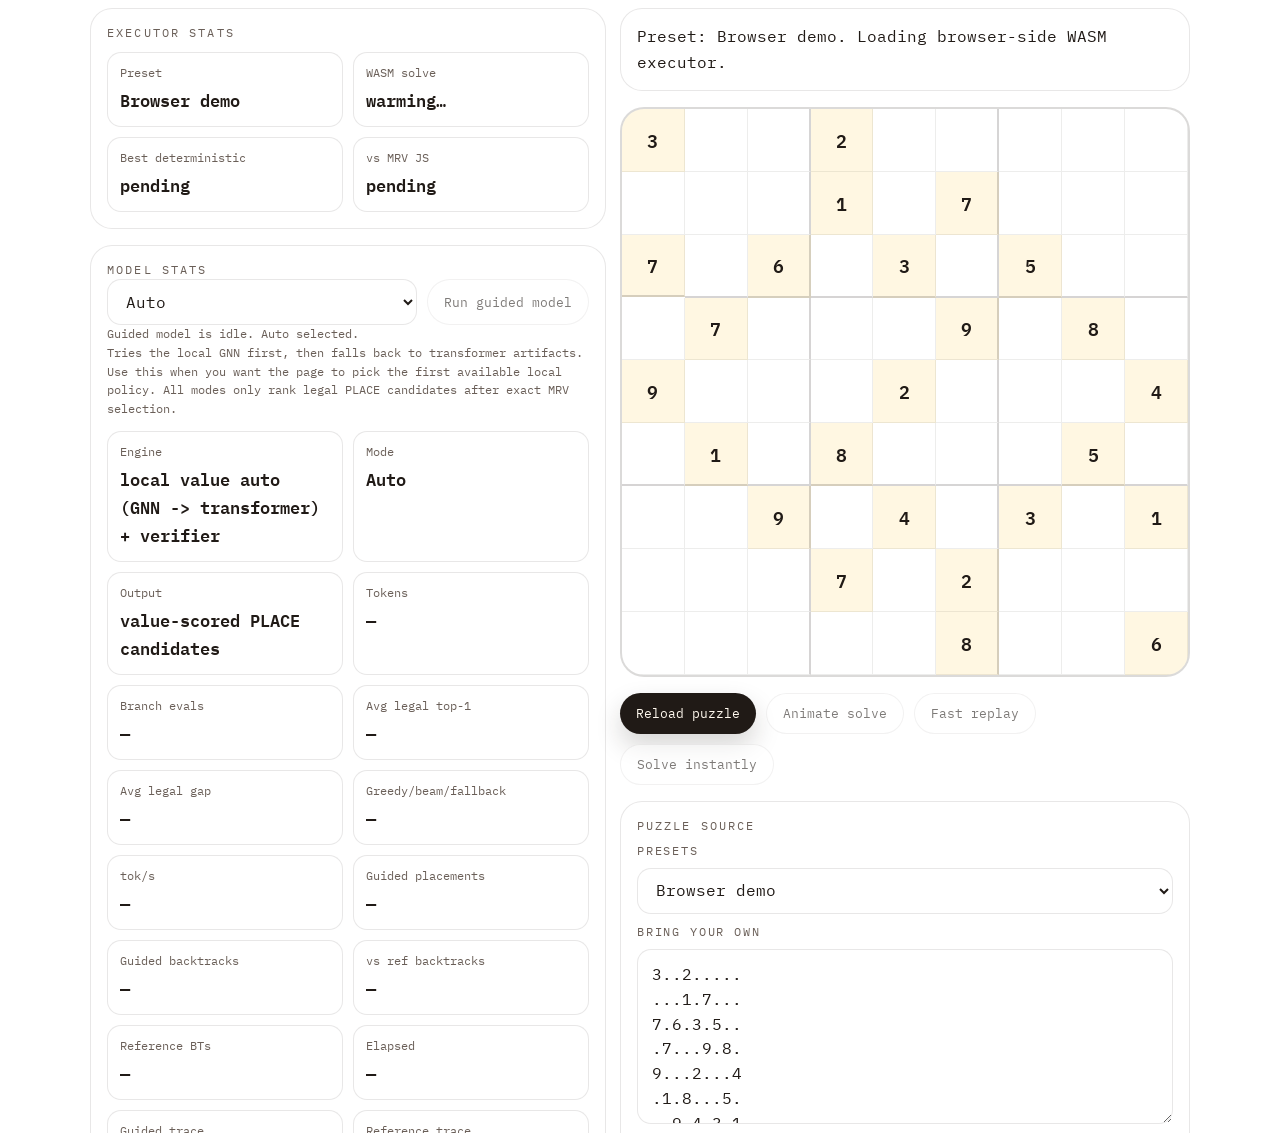
<file: index.html>
<!doctype html>
<html lang="en">
  <head>
    <meta charset="utf-8">
    <meta http-equiv="refresh" content="0; url=./sudoku.html">
    <meta name="viewport" content="width=device-width, initial-scale=1">
    <title>Sudoku Redirect</title>
    <link rel="canonical" href="./sudoku.html">
  </head>
  <body>
    <p>Redirecting to <a href="./sudoku.html">Sudoku</a>.</p>
  </body>
</html>
</file>
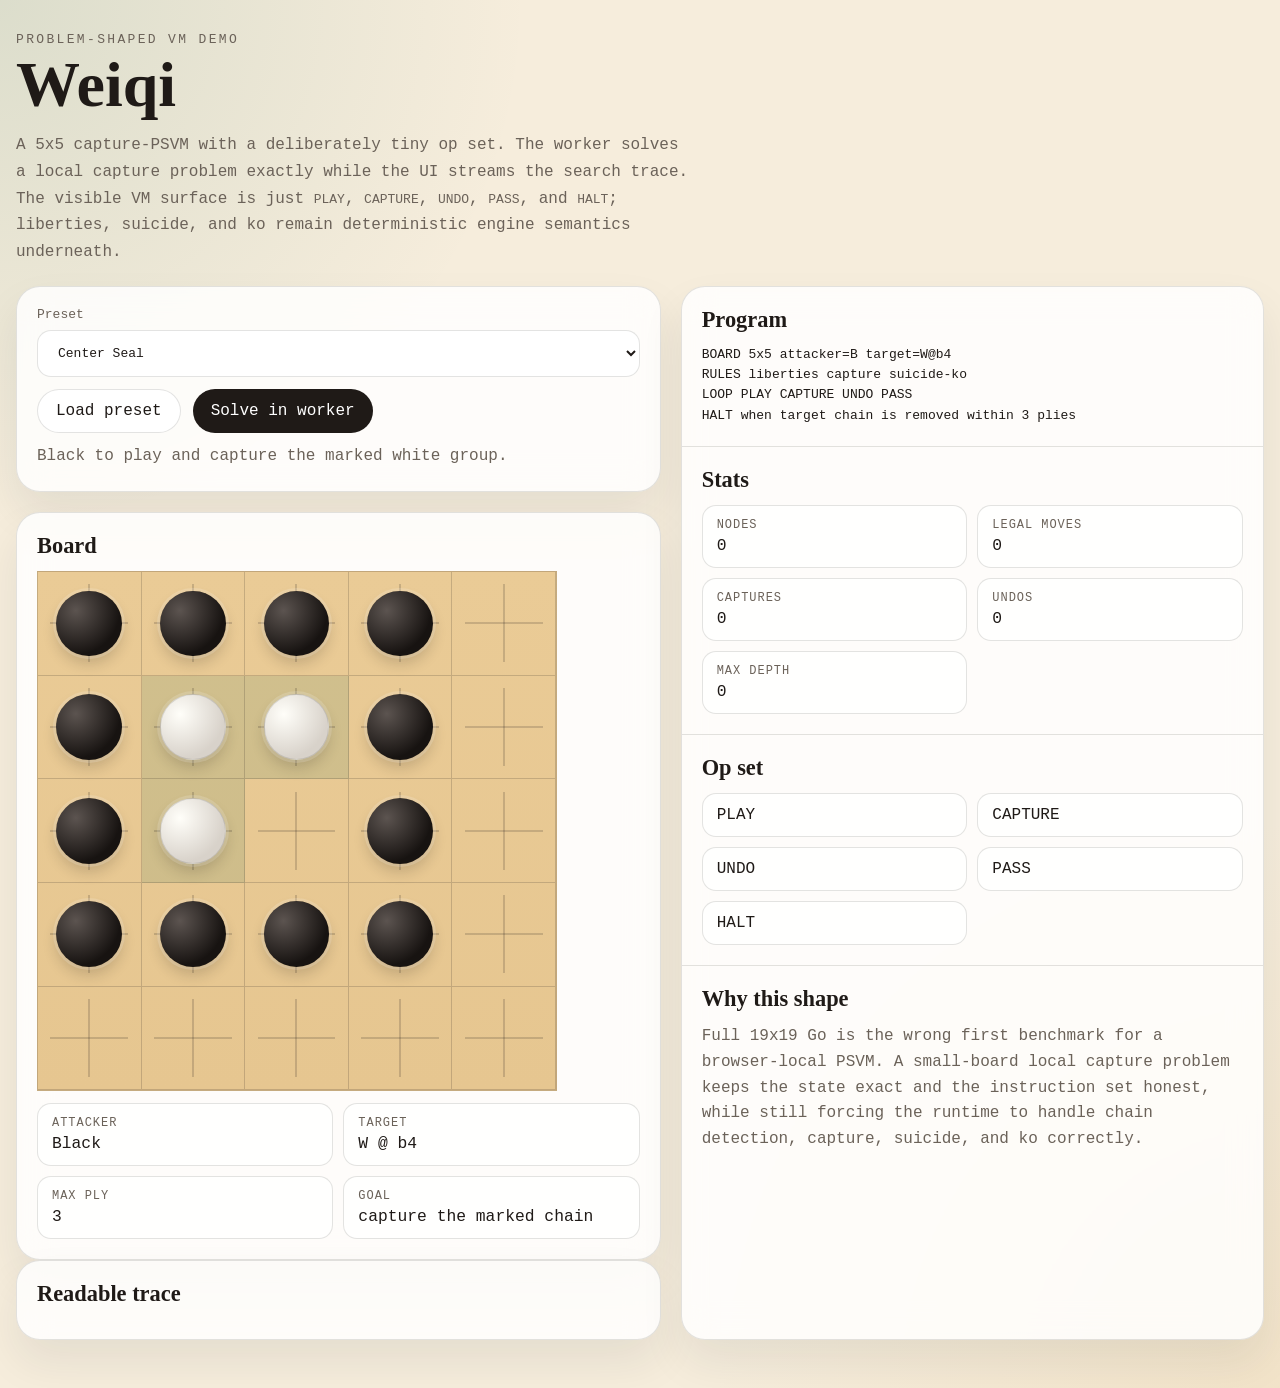
<file: weiqi/index.html>
<!doctype html>
<html lang="en">
  <head>
    <meta charset="UTF-8" />
    <meta name="viewport" content="width=device-width, initial-scale=1.0" />
    <title>Weiqi PSVM Prototype</title>
    <style>
      :root {
        color-scheme: light;
        --paper: #f6eddc;
        --ink: #1f1a17;
        --muted: #6b6259;
        --card: rgba(255, 255, 255, 0.84);
        --line: rgba(31, 26, 23, 0.12);
        --accent: #1f6c57;
        --busy: #a46510;
        --bad: #c14b3f;
        --good: #1e7b48;
        --board: #e6c690;
      }

      * {
        box-sizing: border-box;
      }

      body {
        margin: 0;
        min-height: 100vh;
        background:
          radial-gradient(circle at top left, rgba(31, 108, 87, 0.12), transparent 28%),
          radial-gradient(circle at bottom right, rgba(230, 198, 144, 0.26), transparent 30%),
          var(--paper);
        color: var(--ink);
        font-family: Menlo, Consolas, Monaco, "Courier New", monospace;
      }

      main {
        width: min(1260px, calc(100vw - 32px));
        margin: 0 auto;
        padding: 32px 0 48px;
      }

      .hero {
        margin-bottom: 20px;
      }

      .eyebrow {
        margin: 0 0 8px;
        color: var(--muted);
        font-size: 13px;
        letter-spacing: 0.18em;
        text-transform: uppercase;
      }

      h1,
      h2 {
        font-family: Georgia, "Times New Roman", serif;
        margin: 0;
      }

      h1 {
        font-size: clamp(2.5rem, 5vw, 4.4rem);
        line-height: 0.95;
      }

      .subtitle {
        max-width: 70ch;
        margin: 16px 0 0;
        color: var(--muted);
        line-height: 1.68;
      }

      .layout {
        display: grid;
        grid-template-columns: minmax(0, 1.05fr) minmax(420px, 0.95fr);
        gap: 20px;
      }

      .card {
        border: 1px solid var(--line);
        border-radius: 24px;
        background: var(--card);
        backdrop-filter: blur(16px);
        box-shadow: 0 22px 44px rgba(24, 33, 47, 0.08);
      }

      .controls {
        padding: 20px;
        margin-bottom: 20px;
      }

      label {
        display: block;
        margin-bottom: 12px;
        font-size: 13px;
        color: var(--muted);
      }

      select {
        width: 100%;
        margin-top: 8px;
        border: 1px solid var(--line);
        border-radius: 14px;
        padding: 14px 16px;
        background: rgba(255, 255, 255, 0.92);
        color: var(--ink);
        font: inherit;
      }

      .actions {
        display: flex;
        flex-wrap: wrap;
        gap: 12px;
        margin-bottom: 14px;
      }

      button {
        border: 0;
        border-radius: 999px;
        padding: 12px 18px;
        cursor: pointer;
        font: inherit;
      }

      button.primary {
        background: var(--ink);
        color: white;
      }

      button.secondary {
        background: white;
        color: var(--ink);
        border: 1px solid var(--line);
      }

      #status {
        margin: 0;
        min-height: 1.5em;
        color: var(--muted);
      }

      #status[data-tone="success"] {
        color: var(--good);
      }

      #status[data-tone="error"] {
        color: var(--bad);
      }

      #status[data-tone="busy"] {
        color: var(--busy);
      }

      .panel {
        padding: 20px;
      }

      .panel + .panel {
        border-top: 1px solid var(--line);
      }

      .panel h2 {
        margin-bottom: 12px;
        font-size: 1.4rem;
      }

      pre {
        margin: 0;
        white-space: pre-wrap;
        word-break: break-word;
        line-height: 1.55;
      }

      .scroll {
        max-height: 420px;
        overflow: auto;
        padding-right: 8px;
      }

      .board-wrap {
        display: grid;
        gap: 12px;
      }

      .board {
        position: relative;
        display: grid;
        grid-template-columns: repeat(5, minmax(0, 1fr));
        gap: 0;
        width: min(520px, 100%);
        border: 1px solid rgba(31, 26, 23, 0.18);
        background: linear-gradient(180deg, #eacb96, var(--board));
        overflow: hidden;
      }

      .cell {
        position: relative;
        aspect-ratio: 1;
        border-right: 1px solid rgba(31, 26, 23, 0.18);
        border-bottom: 1px solid rgba(31, 26, 23, 0.18);
      }

      .cell::before,
      .cell::after {
        content: "";
        position: absolute;
        background: rgba(31, 26, 23, 0.35);
      }

      .cell::before {
        top: 50%;
        left: 12%;
        right: 12%;
        height: 1px;
        transform: translateY(-50%);
      }

      .cell::after {
        left: 50%;
        top: 12%;
        bottom: 12%;
        width: 1px;
        transform: translateX(-50%);
      }

      .cell.target {
        background: rgba(31, 108, 87, 0.12);
      }

      .cell.active {
        background: rgba(255, 255, 255, 0.18);
      }

      .cell.undo {
        background: rgba(193, 75, 63, 0.14);
      }

      .cell.captured {
        background: rgba(193, 75, 63, 0.22);
      }

      .stone {
        position: absolute;
        inset: 18%;
        border-radius: 999px;
        z-index: 2;
        box-shadow: 0 6px 12px rgba(31, 26, 23, 0.16);
      }

      .stone-black {
        background: radial-gradient(circle at 30% 30%, #5c5450, #171311 68%);
      }

      .stone-white {
        background: radial-gradient(circle at 30% 30%, #fffef9, #d8d2ca 70%);
        border: 1px solid rgba(31, 26, 23, 0.12);
      }

      .stone.given {
        box-shadow:
          0 0 0 3px rgba(255, 255, 255, 0.16),
          0 8px 14px rgba(31, 26, 23, 0.18);
      }

      .summary,
      .stats {
        display: grid;
        grid-template-columns: repeat(2, minmax(0, 1fr));
        gap: 10px;
        margin: 0;
      }

      .stat {
        border: 1px solid var(--line);
        border-radius: 14px;
        padding: 12px 14px;
        background: rgba(255, 255, 255, 0.74);
      }

      .stat dt {
        margin-bottom: 4px;
        color: var(--muted);
        font-size: 12px;
        text-transform: uppercase;
        letter-spacing: 0.08em;
      }

      .stat dd {
        margin: 0;
        font-size: 1.02rem;
      }

      #ops {
        display: grid;
        grid-template-columns: repeat(2, minmax(0, 1fr));
        gap: 10px;
        padding: 0;
        margin: 0;
        list-style: none;
      }

      #ops li {
        border: 1px solid var(--line);
        border-radius: 14px;
        padding: 12px 14px;
        background: rgba(255, 255, 255, 0.72);
      }

      .note {
        margin: 0;
        color: var(--muted);
        line-height: 1.62;
      }

      @media (max-width: 980px) {
        .layout {
          grid-template-columns: 1fr;
        }
      }
    </style>
  </head>
  <body>
    <main>
      <section class="hero">
        <p class="eyebrow">Problem-shaped VM demo</p>
        <h1>Weiqi</h1>
        <p class="subtitle">
          A 5x5 capture-PSVM with a deliberately tiny op set. The worker solves a local
          capture problem exactly while the UI streams the search trace. The visible VM
          surface is just <code>PLAY</code>, <code>CAPTURE</code>, <code>UNDO</code>,
          <code>PASS</code>, and <code>HALT</code>; liberties, suicide, and ko remain
          deterministic engine semantics underneath.
        </p>
      </section>

      <section class="layout">
        <div>
          <section class="card controls">
            <label for="preset">Preset
              <select id="preset"></select>
            </label>
            <div class="actions">
              <button id="load-button" class="secondary" type="button">Load preset</button>
              <button id="solve-button" class="primary" type="button">Solve in worker</button>
            </div>
            <p id="status"></p>
          </section>

          <section class="card panel">
            <h2>Board</h2>
            <div class="board-wrap">
              <div id="board" class="board" aria-label="5x5 Weiqi board"></div>
              <dl id="summary" class="summary"></dl>
            </div>
          </section>

          <section class="card panel">
            <h2>Readable trace</h2>
            <pre id="trace" class="scroll"></pre>
          </section>
        </div>

        <div class="card">
          <section class="panel">
            <h2>Program</h2>
            <pre id="program"></pre>
          </section>

          <section class="panel">
            <h2>Stats</h2>
            <dl id="stats" class="stats"></dl>
          </section>

          <section class="panel">
            <h2>Op set</h2>
            <ul id="ops"></ul>
          </section>

          <section class="panel">
            <h2>Why this shape</h2>
            <p class="note">
              Full 19x19 Go is the wrong first benchmark for a browser-local PSVM. A
              small-board local capture problem keeps the state exact and the instruction
              set honest, while still forcing the runtime to handle chain detection,
              capture, suicide, and ko correctly.
            </p>
          </section>
        </div>
      </section>
    </main>

    <script type="module" src="./app.mjs"></script>
  </body>
</html>
</file>
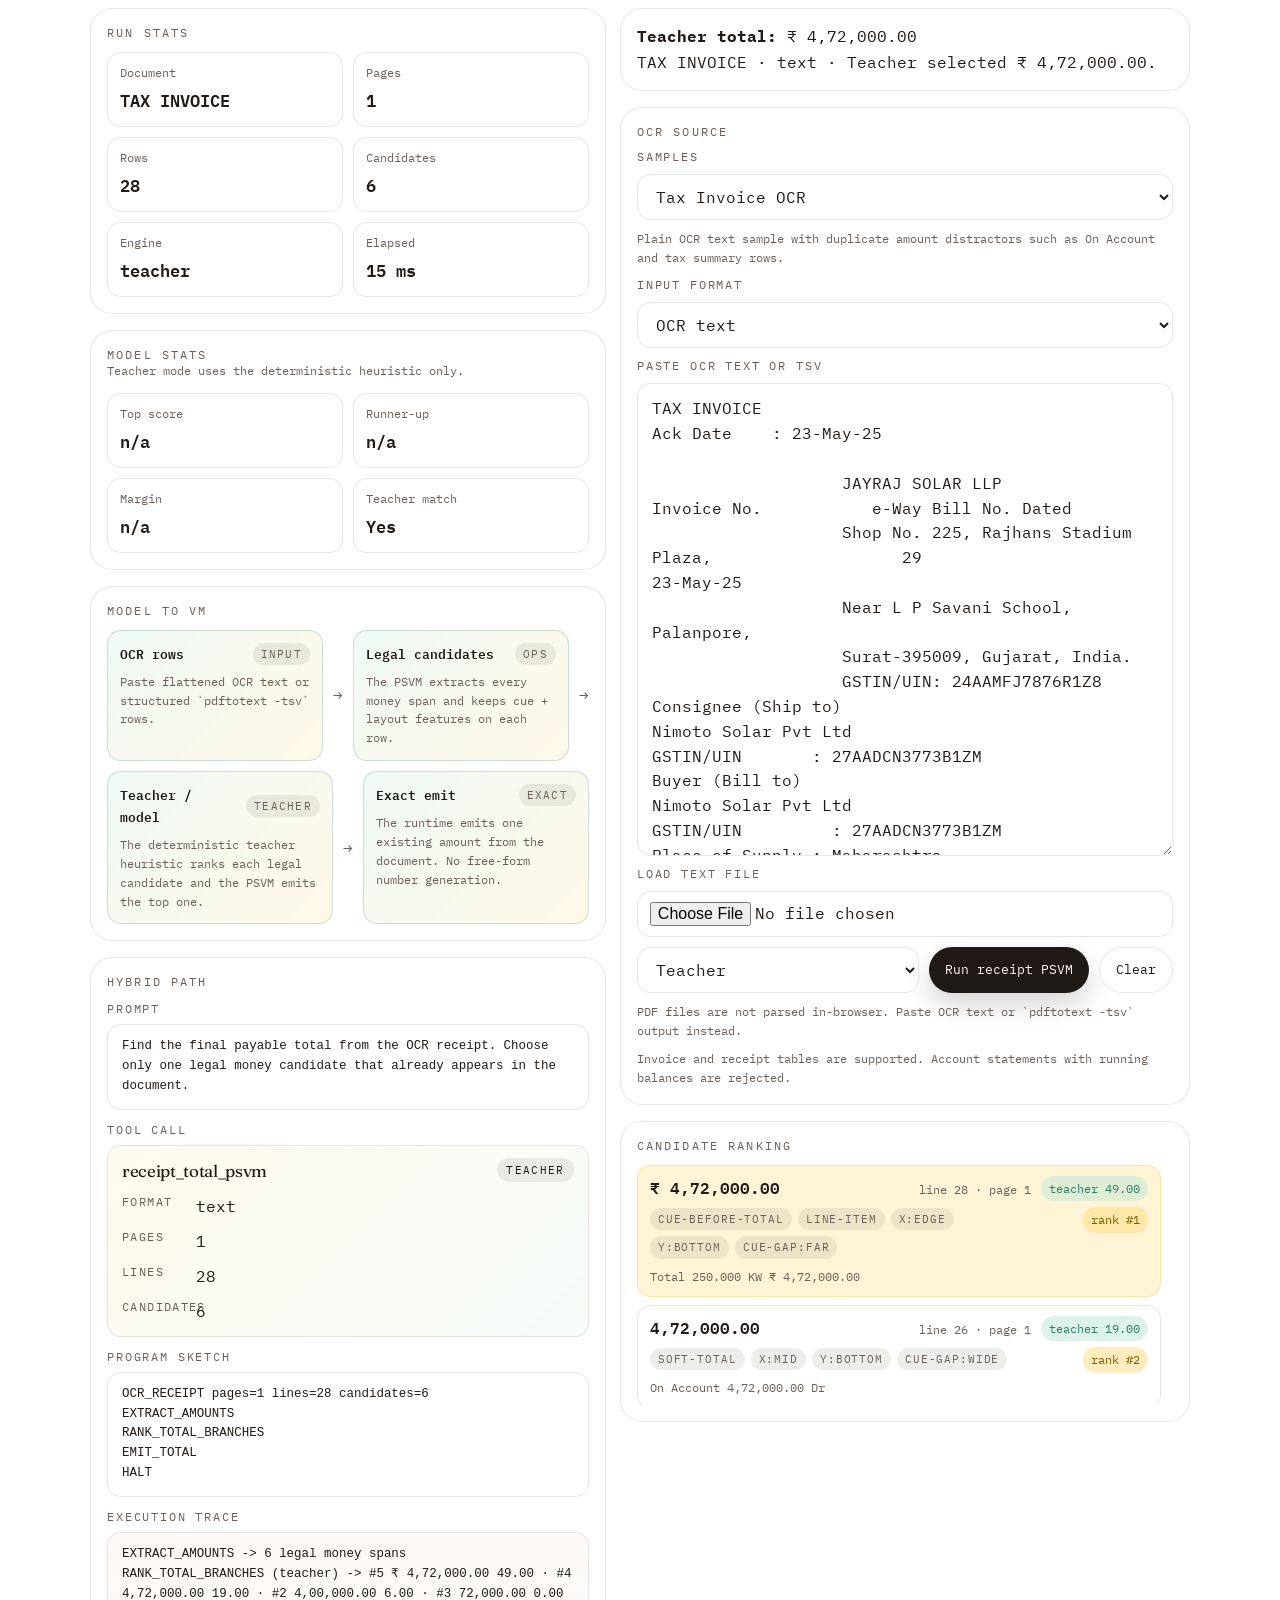
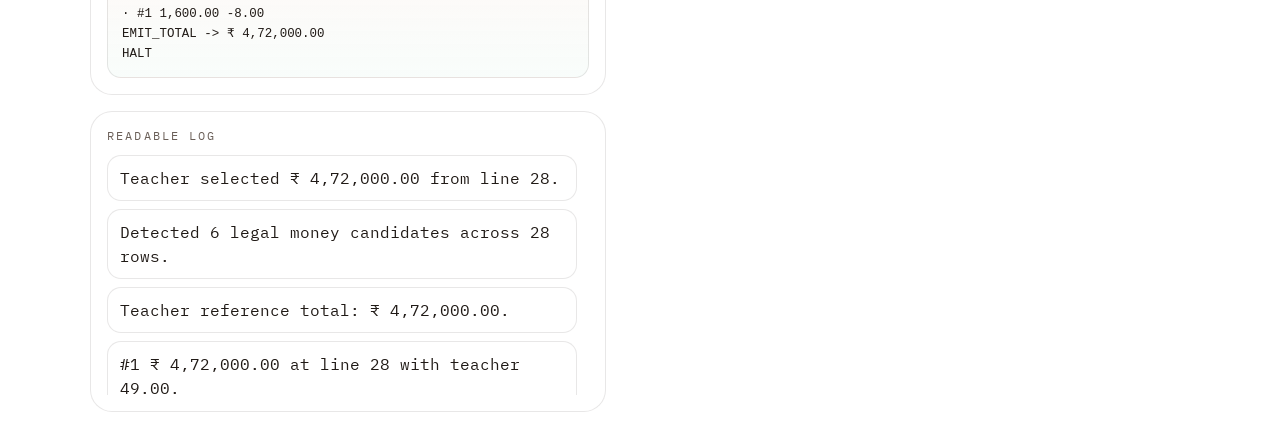
<file: receipt.html>
<!doctype html>
<html lang="en">
  <head>
    <meta charset="utf-8">
    <meta name="viewport" content="width=device-width, initial-scale=1">
    <meta name="color-scheme" content="light dark">
    <title>Receipt Total Demo | Pocket Solver Garden</title>
    <meta
      name="description"
      content="Layout-aware receipt total selection with a PSVM runtime and an optional local browser model."
    >
    <link rel="stylesheet" href="styles.css">
  </head>
  <body class="runtime-page">
    <main class="page-shell single-demo-shell">
      <section class="single-demo-grid" aria-label="receipt total demo">
        <article class="panel panel-coral">
          <div class="playground">
            <div class="board-column">
              <div id="receipt-status" class="status-card"></div>

              <section class="mini-card receipt-source-card">
                <p class="mini-label">OCR Source</p>
                <label class="field-label" for="receipt-preset">Samples</label>
                <select id="receipt-preset" class="field-input field-select">
                  <option value="custom">Bring your own</option>
                </select>
                <p id="receipt-preset-description" class="field-hint"></p>

                <label class="field-label" for="receipt-format">Input format</label>
                <select id="receipt-format" class="field-input field-select">
                  <option value="auto">Auto detect</option>
                  <option value="text">OCR text</option>
                  <option value="tsv">pdftotext TSV</option>
                </select>

                <label class="field-label" for="receipt-input">Paste OCR text or TSV</label>
                <textarea
                  id="receipt-input"
                  class="field-input field-textarea receipt-input"
                  spellcheck="false"
                  rows="18"
                ></textarea>

                <label class="field-label" for="receipt-file">Load text file</label>
                <input
                  id="receipt-file"
                  class="field-input receipt-file-input"
                  type="file"
                  accept=".txt,.tsv,.log,.json"
                >

                <div class="control-row">
                  <select
                    id="receipt-engine"
                    class="field-input field-select control-select"
                    aria-label="Receipt engine"
                  >
                    <option value="teacher">Teacher</option>
                    <option value="model">Local model</option>
                  </select>
                  <button id="receipt-run" class="button button-primary" type="button">
                    Run receipt PSVM
                  </button>
                  <button id="receipt-clear" class="button button-secondary" type="button">
                    Clear
                  </button>
                </div>
                <p class="field-hint">
                  PDF files are not parsed in-browser. Paste OCR text or `pdftotext -tsv` output instead.
                </p>
                <p class="field-hint">
                  Invoice and receipt tables are supported. Account statements with running balances are rejected.
                </p>
              </section>

              <section class="mini-card">
                <p class="mini-label">Candidate ranking</p>
                <ol id="receipt-candidates" class="analysis-list trace-list trace-list-scroll"></ol>
              </section>
            </div>

            <div class="inspector-column">
              <section class="mini-card">
                <p class="mini-label">Run stats</p>
                <div id="receipt-stats" class="stats-grid"></div>
              </section>

              <section class="mini-card">
                <p class="mini-label">Model stats</p>
                <p id="receipt-model-status" class="field-hint"></p>
                <div id="receipt-model-stats" class="stats-grid"></div>
              </section>

              <section class="mini-card">
                <p class="mini-label">Model to VM</p>
                <div id="receipt-flow" class="flow-strip">
                  <div id="receipt-flow-source" class="flow-node">
                    <div class="flow-node-head">
                      <span class="flow-node-title">OCR rows</span>
                      <span class="flow-badge">input</span>
                    </div>
                    <p class="flow-node-body">Paste flattened OCR text or structured `pdftotext -tsv` rows.</p>
                  </div>
                  <span class="flow-arrow">→</span>
                  <div id="receipt-flow-candidates" class="flow-node">
                    <div class="flow-node-head">
                      <span class="flow-node-title">Legal candidates</span>
                      <span class="flow-badge">ops</span>
                    </div>
                    <p class="flow-node-body">The PSVM extracts every money span and keeps cue + layout features on each row.</p>
                  </div>
                  <span class="flow-arrow">→</span>
                  <div id="receipt-flow-engine" class="flow-node">
                    <div class="flow-node-head">
                      <span class="flow-node-title">Teacher / model</span>
                      <span class="flow-badge">rank</span>
                    </div>
                    <p class="flow-node-body">Either the heuristic teacher or the local browser model ranks the legal amount candidates.</p>
                  </div>
                  <span class="flow-arrow">→</span>
                  <div id="receipt-flow-emit" class="flow-node">
                    <div class="flow-node-head">
                      <span class="flow-node-title">Exact emit</span>
                      <span class="flow-badge">exact</span>
                    </div>
                    <p class="flow-node-body">The runtime emits one existing amount from the document. No free-form number generation.</p>
                  </div>
                </div>
              </section>

              <section class="mini-card">
                <p class="mini-label">Hybrid path</p>
                <div class="code-stack">
                  <div class="code-section">
                    <p class="code-label">Prompt</p>
                    <pre id="receipt-prompt" class="code-block"></pre>
                  </div>
                  <div class="code-section">
                    <p class="code-label">Tool call</p>
                    <div id="receipt-tool" class="tool-call-card"></div>
                  </div>
                  <div class="code-section">
                    <p class="code-label">Program sketch</p>
                    <pre id="receipt-program" class="code-block"></pre>
                  </div>
                  <div class="code-section">
                    <p class="code-label">Execution trace</p>
                    <pre id="receipt-trace" class="code-block code-block-trace"></pre>
                  </div>
                </div>
              </section>

              <section class="mini-card">
                <p class="mini-label">Readable log</p>
                <ol id="receipt-log" class="trace-list trace-list-scroll"></ol>
              </section>
            </div>
          </div>
        </article>
      </section>
    </main>

    <script type="module" src="receipt-app.mjs"></script>
  </body>
</html>
</file>
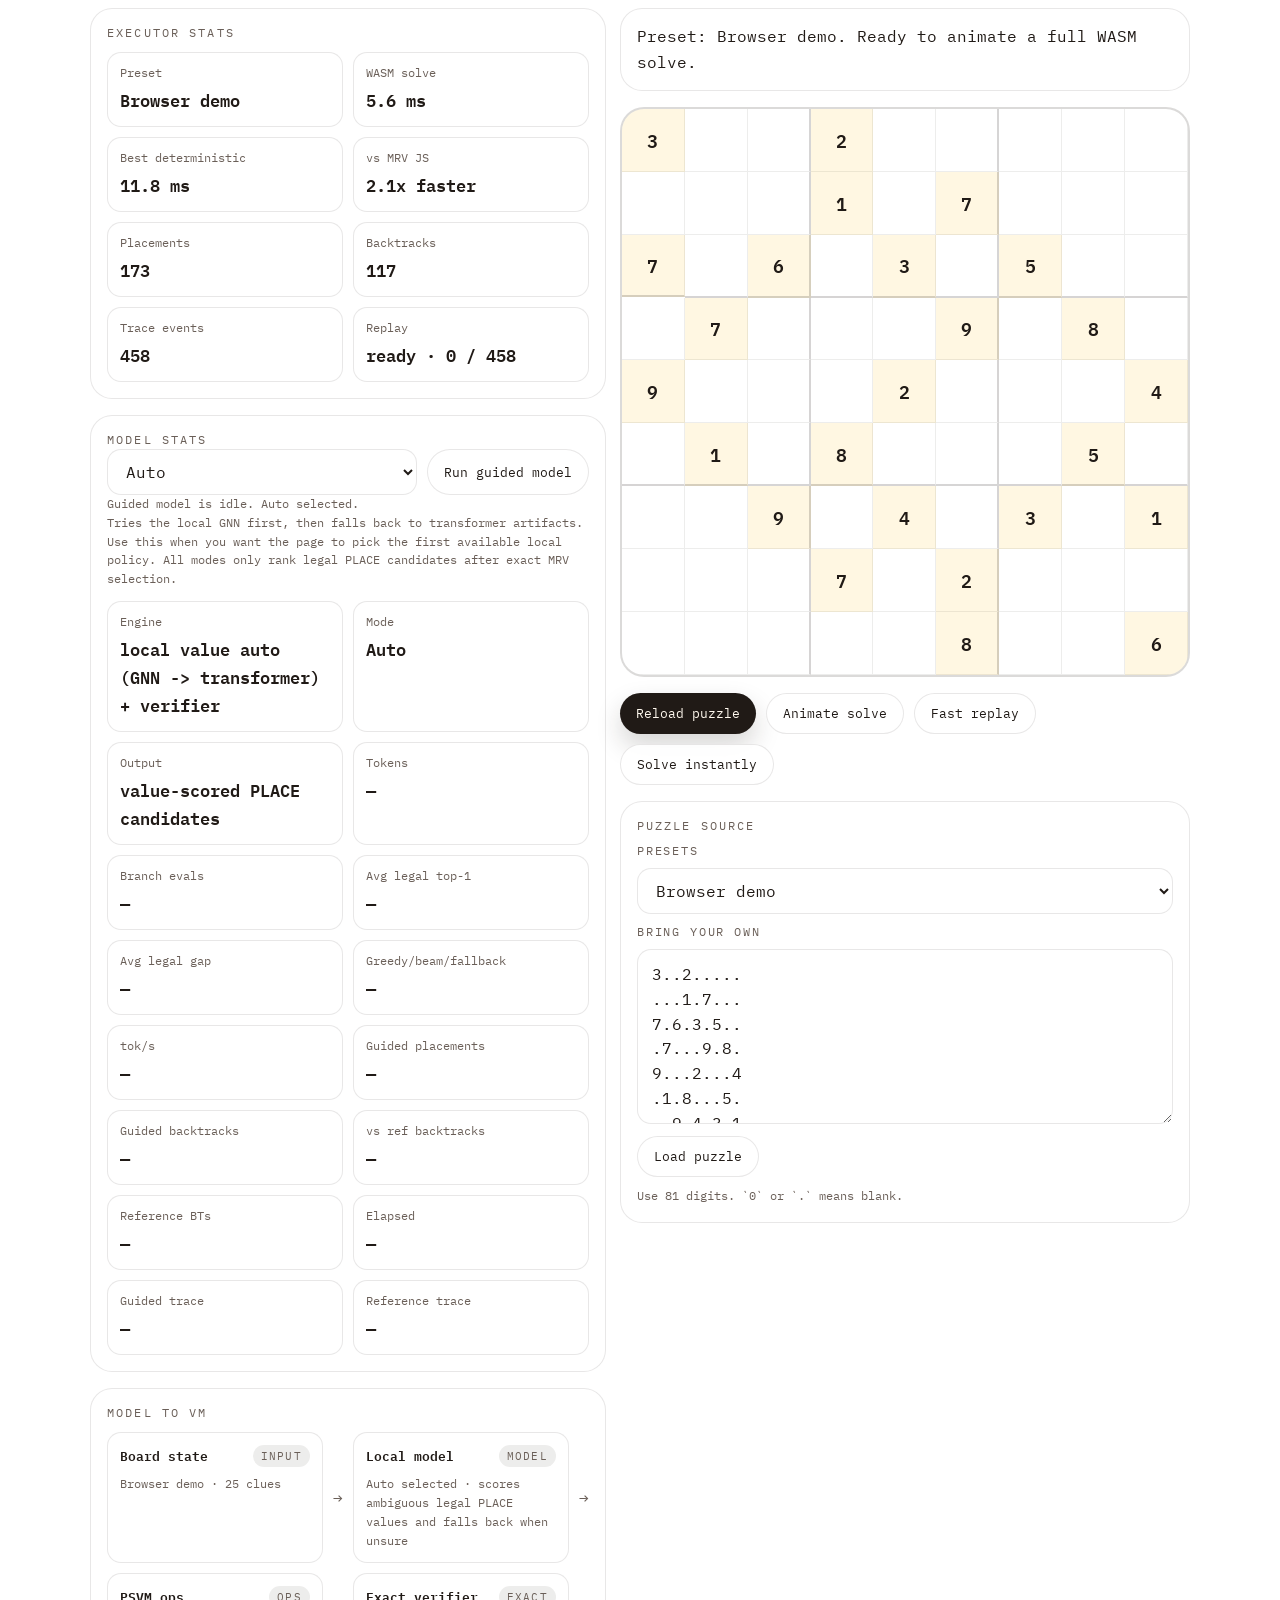
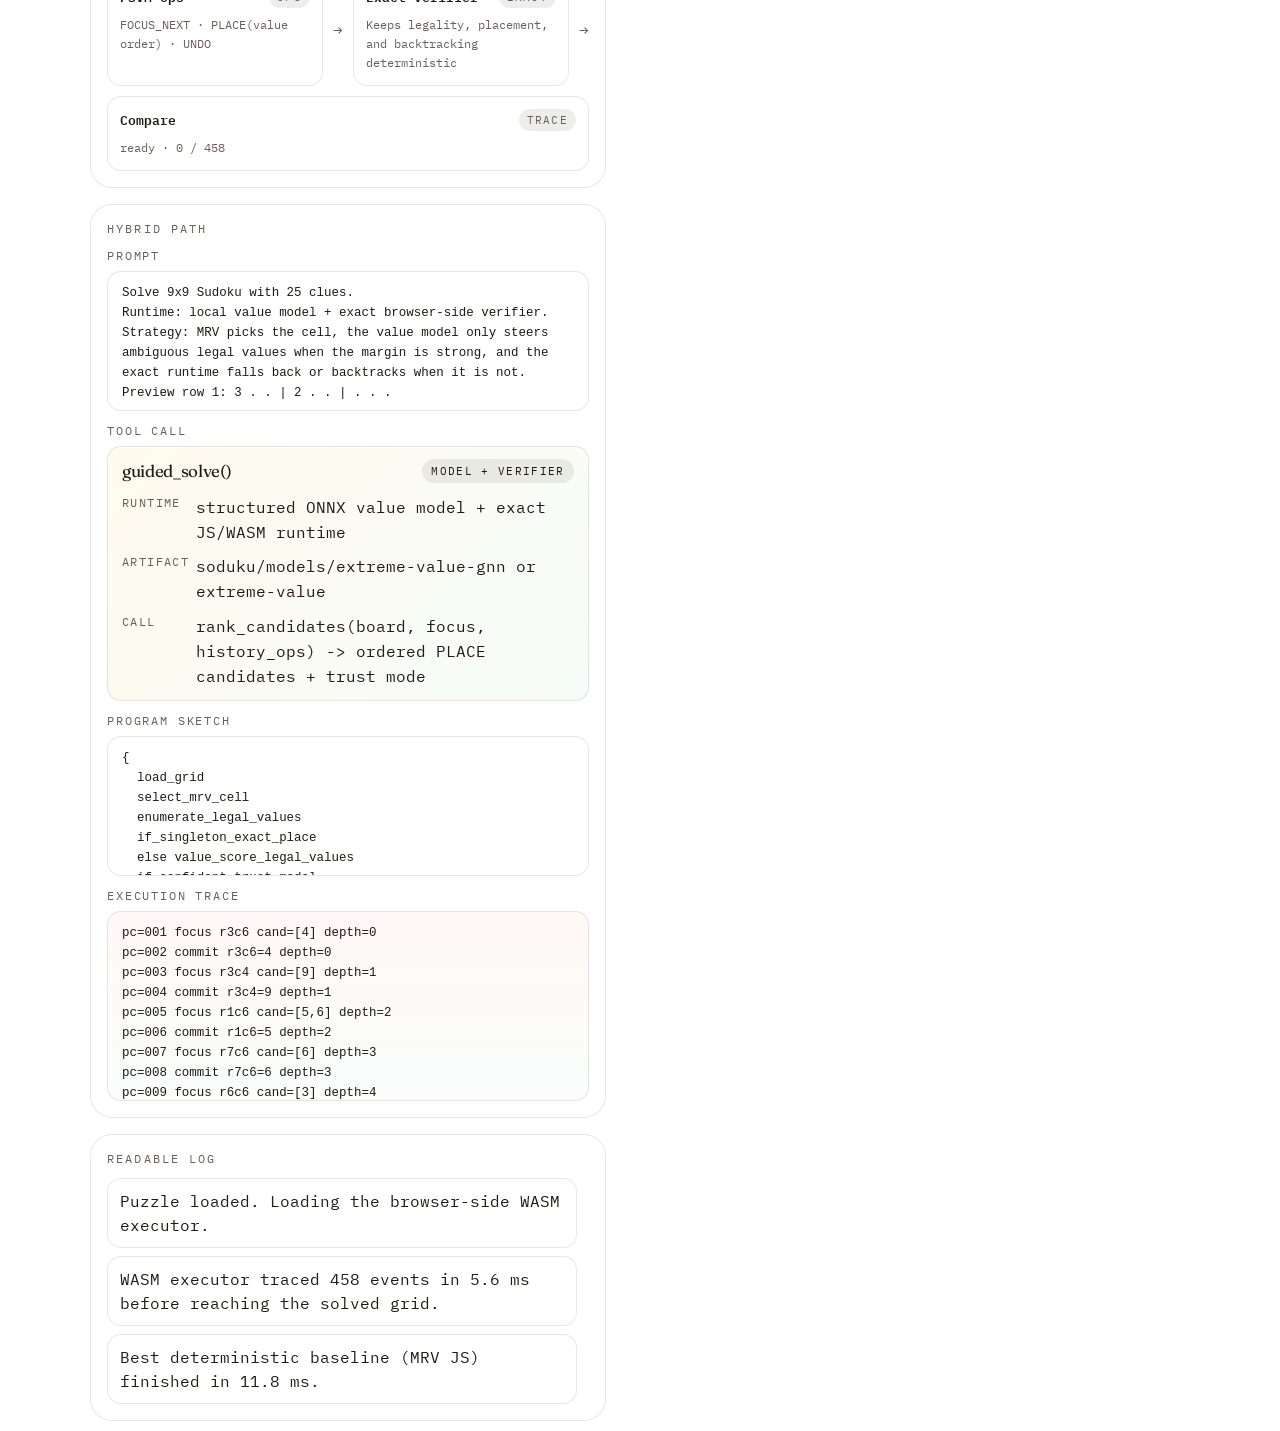
<file: sudoku.html>
<!doctype html>
<html lang="en">
  <head>
    <meta charset="utf-8">
    <meta name="viewport" content="width=device-width, initial-scale=1">
    <meta name="color-scheme" content="light dark">
    <title>Sudoku | Pocket Solver Garden</title>
    <meta
      name="description"
      content="Structured Sudoku runtime with an exact browser-side solver and a local guided model."
    >
    <link rel="stylesheet" href="styles.css">
  </head>
  <body class="runtime-page">
    <main class="page-shell single-demo-shell">
      <section class="single-demo-grid" aria-label="sudoku demo">
        <article class="panel panel-mint">
          <div class="panel-head">
            <p class="kicker">Demo 2</p>
            <h2>Sudoku</h2>
            <p class="panel-copy">
              Animate a complete 9x9 solve from a browser-side WebAssembly
              executor and keep the trace visible while the board fills.
            </p>
          </div>

          <div class="playground">
            <div class="board-column">
              <div id="sudoku-status" class="status-card"></div>
              <div id="sudoku-board" class="sudoku-board" aria-label="Sudoku board"></div>
              <div class="control-row">
                <button id="sudoku-reset" class="button button-primary" type="button">
                  Reload puzzle
                </button>
                <button id="sudoku-animate" class="button button-secondary" type="button">
                  Animate solve
                </button>
                <button id="sudoku-fast" class="button button-secondary" type="button">
                  Fast replay
                </button>
                <button id="sudoku-solve" class="button button-secondary" type="button">
                  Solve instantly
                </button>
              </div>
              <section class="mini-card sudoku-source-card">
                <p class="mini-label">Puzzle source</p>
                <label class="field-label" for="sudoku-preset">Presets</label>
                <select id="sudoku-preset" class="field-input field-select">
                  <option value="custom">Bring your own</option>
                </select>
                <label class="field-label" for="sudoku-input">Bring your own</label>
                <textarea
                  id="sudoku-input"
                  class="field-input field-textarea"
                  spellcheck="false"
                  rows="6"
                ></textarea>
                <div class="control-row control-row-compact">
                  <button id="sudoku-load" class="button button-secondary" type="button">
                    Load puzzle
                  </button>
                </div>
                <p class="field-hint">Use 81 digits. `0` or `.` means blank.</p>
              </section>
            </div>

            <div class="inspector-column">
              <section class="mini-card">
                <p class="mini-label">Executor stats</p>
                <div id="sudoku-stats" class="stats-grid"></div>
              </section>

              <section class="mini-card">
                <p class="mini-label">Model stats</p>
                <div class="control-row control-row-compact">
                  <select
                    id="sudoku-model-select"
                    class="field-input field-select control-select"
                    aria-label="Sudoku model engine"
                  >
                    <option value="auto">Auto</option>
                    <option value="transformer">Transformer</option>
                    <option value="transformer-regret">Transformer (Regret)</option>
                    <option value="transformer-hard">Transformer (Hard)</option>
                    <option value="gnn">GNN</option>
                  </select>
                  <button id="sudoku-model-run" class="button button-secondary" type="button">
                    Run guided model
                  </button>
                </div>
                <p id="sudoku-model-status" class="field-hint"></p>
                <p id="sudoku-model-meaning" class="field-hint"></p>
                <div id="sudoku-model-stats" class="stats-grid"></div>
              </section>

              <section class="mini-card">
                <p class="mini-label">Model to VM</p>
                <div id="sudoku-flow" class="flow-strip">
                  <div class="flow-node">
                    <div class="flow-node-head">
                      <span class="flow-node-title">Board state</span>
                      <span class="flow-badge">input</span>
                    </div>
                    <p class="flow-node-body">Load a Sudoku grid and expose the exact rule state.</p>
                  </div>
                  <span class="flow-arrow">→</span>
                  <div class="flow-node">
                    <div class="flow-node-head">
                      <span class="flow-node-title">Local transformer</span>
                      <span class="flow-badge">model</span>
                    </div>
                    <p class="flow-node-body">Rank legal `PLACE` values only when the branch is ambiguous.</p>
                  </div>
                  <span class="flow-arrow">→</span>
                  <div class="flow-node">
                    <div class="flow-node-head">
                      <span class="flow-node-title">PSVM ops</span>
                      <span class="flow-badge">ops</span>
                    </div>
                    <p class="flow-node-body">FOCUS_NEXT · PLACE(value order) · UNDO</p>
                  </div>
                  <span class="flow-arrow">→</span>
                  <div class="flow-node">
                    <div class="flow-node-head">
                      <span class="flow-node-title">Exact verifier</span>
                      <span class="flow-badge">exact</span>
                    </div>
                    <p class="flow-node-body">Keep legality, placement, and backtracking deterministic while the model orders branches.</p>
                  </div>
                  <span class="flow-arrow">→</span>
                  <div class="flow-node">
                    <div class="flow-node-head">
                      <span class="flow-node-title">Compare</span>
                      <span class="flow-badge">trace</span>
                    </div>
                    <p class="flow-node-body">Compare guided backtracking against the exact reference solve.</p>
                  </div>
                </div>
              </section>

              <section class="mini-card">
                <p class="mini-label">Hybrid path</p>
                <div class="code-stack">
                  <div class="code-section">
                    <p class="code-label">Prompt</p>
                    <pre id="sudoku-prompt" class="code-block"></pre>
                  </div>
                  <div class="code-section">
                    <p class="code-label">Tool call</p>
                    <div id="sudoku-tool" class="tool-call-card"></div>
                  </div>
                  <div class="code-section">
                    <p class="code-label">Program sketch</p>
                    <pre id="sudoku-program" class="code-block"></pre>
                  </div>
                  <div class="code-section">
                    <p class="code-label">Execution trace</p>
                    <pre id="sudoku-trace" class="code-block code-block-trace"></pre>
                  </div>
                </div>
              </section>

              <section class="mini-card">
                <p class="mini-label">Readable log</p>
                <ol id="sudoku-log" class="trace-list trace-list-scroll"></ol>
              </section>
            </div>
          </div>
        </article>
      </section>
    </main>

    <script type="module" src="app.mjs"></script>
  </body>
</html>
</file>
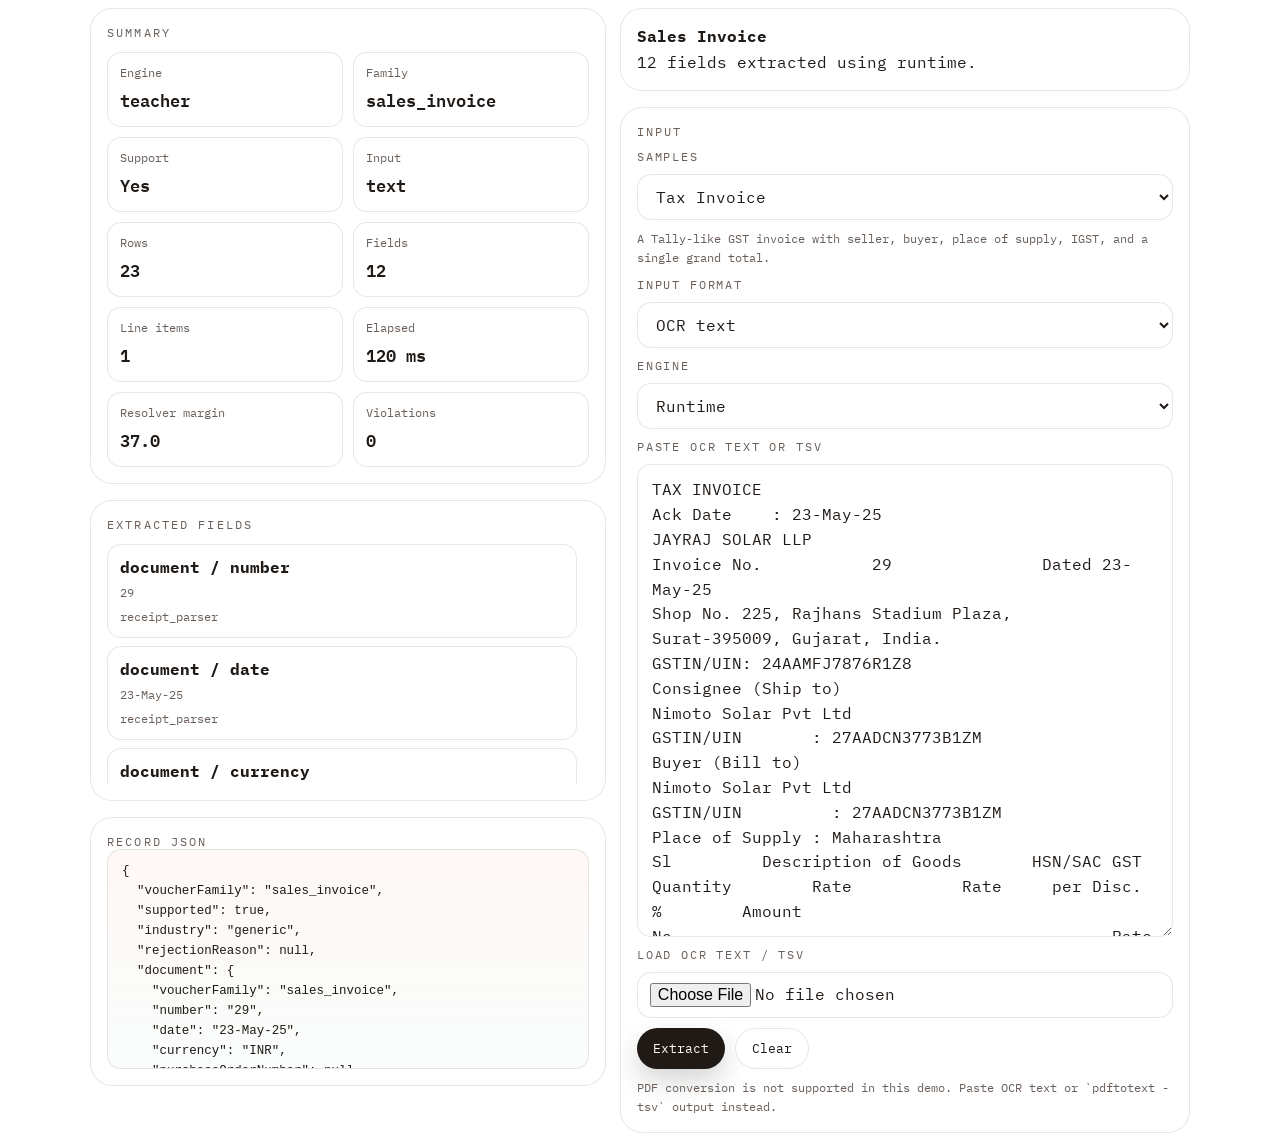
<file: tally.html>
<!doctype html>
<html lang="en">
  <head>
    <meta charset="utf-8">
    <meta name="viewport" content="width=device-width, initial-scale=1">
    <meta name="color-scheme" content="light dark">
    <title>Tally Demo | Pocket Solver Garden</title>
    <meta
      name="description"
      content="Basic Tally-style voucher extraction from OCR text with a deterministic runtime or a tiny local transformer."
    >
    <link rel="stylesheet" href="styles.css">
  </head>
  <body class="runtime-page">
    <main class="page-shell single-demo-shell">
      <section class="single-demo-grid" aria-label="tally demo">
        <article class="panel panel-coral">
          <div class="playground">
            <div class="board-column">
              <div id="tally-status" class="status-card"></div>

              <section class="mini-card tally-source-card">
                <p class="mini-label">Input</p>
                <label class="field-label" for="tally-preset">Samples</label>
                <select id="tally-preset" class="field-input field-select">
                  <option value="custom">Bring your own</option>
                </select>
                <p id="tally-preset-description" class="field-hint"></p>

                <label class="field-label" for="tally-format">Input format</label>
                <select id="tally-format" class="field-input field-select">
                  <option value="auto">Auto detect</option>
                  <option value="text">OCR text</option>
                  <option value="tsv">pdftotext TSV</option>
                </select>

                <label class="field-label" for="tally-engine">Engine</label>
                <select id="tally-engine" class="field-input field-select">
                  <option value="teacher">Runtime</option>
                  <option value="model">Local model</option>
                </select>

                <label class="field-label" for="tally-input">Paste OCR text or TSV</label>
                <textarea
                  id="tally-input"
                  class="field-input field-textarea tally-input"
                  spellcheck="false"
                  rows="18"
                ></textarea>

                <label class="field-label" for="tally-file">Load OCR text / TSV</label>
                <input
                  id="tally-file"
                  class="field-input receipt-file-input"
                  type="file"
                  accept=".txt,.tsv,.log,.json,.pdf"
                >

                <div class="control-row">
                  <button id="tally-run" class="button button-primary" type="button">
                    Extract
                  </button>
                  <button id="tally-clear" class="button button-secondary" type="button">
                    Clear
                  </button>
                </div>

                <p class="field-hint">
                  PDF conversion is not supported in this demo. Paste OCR text or `pdftotext -tsv` output instead.
                </p>
              </section>
            </div>

            <div class="inspector-column">
              <section class="mini-card">
                <p class="mini-label">Summary</p>
                <div id="tally-stats" class="stats-grid"></div>
              </section>

              <section class="mini-card">
                <p class="mini-label">Extracted Fields</p>
                <ol id="tally-selected-fields" class="trace-list trace-list-scroll"></ol>
              </section>

              <section class="mini-card">
                <p class="mini-label">Record JSON</p>
                <pre id="tally-record" class="code-block code-block-trace tally-json"></pre>
              </section>
            </div>
          </div>
        </article>
      </section>
    </main>

    <script type="module" src="tally/app.mjs"></script>
  </body>
</html>
</file>
<file: styles.css>
@import url("https://fonts.googleapis.com/css2?family=Fraunces:wght@600;700&family=IBM+Plex+Mono:wght@400;500;600&display=swap");

:root {
  color-scheme: light;
  --bg-top: #fff4df;
  --bg-bottom: #f5fbff;
  --paper: rgba(255, 252, 247, 0.86);
  --paper-strong: #fffaf2;
  --ink: #201a16;
  --muted: #6a5f58;
  --line: rgba(32, 26, 22, 0.1);
  --coral: #ff8c69;
  --coral-deep: #d55836;
  --mint: #bfe9d7;
  --mint-deep: #2e7b68;
  --sun: #ffd76d;
  --shadow: 0 28px 70px rgba(52, 35, 18, 0.14);
  --radius-xl: 30px;
  --radius-lg: 22px;
  --radius-md: 16px;
}

* {
  box-sizing: border-box;
}

html,
body {
  margin: 0;
  min-height: 100%;
}

body {
  font-family: "IBM Plex Mono", monospace;
  color: var(--ink);
  background:
    radial-gradient(circle at top left, rgba(255, 215, 109, 0.42), transparent 28%),
    radial-gradient(circle at top right, rgba(255, 140, 105, 0.24), transparent 24%),
    linear-gradient(180deg, var(--bg-top), var(--bg-bottom));
}

body::before,
body::after {
  content: "";
  position: fixed;
  border-radius: 999px;
  pointer-events: none;
  filter: blur(8px);
  opacity: 0.55;
}

body::before {
  top: 5%;
  right: 4%;
  width: 180px;
  height: 180px;
  background: rgba(191, 233, 215, 0.5);
}

body::after {
  bottom: 6%;
  left: 3%;
  width: 220px;
  height: 220px;
  background: rgba(255, 140, 105, 0.2);
}

body.runtime-page,
body.notion-embed-page {
  background: transparent;
}

body.runtime-page::before,
body.runtime-page::after,
body.notion-embed-page::before,
body.notion-embed-page::after {
  display: none;
}

.page-shell {
  width: min(1240px, calc(100vw - 32px));
  margin: 0 auto;
  padding: 40px 0 48px;
}

.hero {
  padding: 24px 8px 30px;
}

.eyebrow,
.kicker,
.mini-label {
  margin: 0;
  text-transform: uppercase;
  letter-spacing: 0.18em;
  font-size: 0.74rem;
  color: var(--muted);
}

.hero h1,
.panel h2 {
  font-family: "Fraunces", serif;
  letter-spacing: -0.03em;
  margin: 12px 0 0;
}

.hero h1 {
  font-size: clamp(2.9rem, 6vw, 5.2rem);
  line-height: 0.94;
  max-width: 11ch;
}

.lede {
  max-width: 66ch;
  color: var(--muted);
  font-size: 1rem;
  line-height: 1.75;
  margin: 16px 0 0;
}

.pill-row {
  display: flex;
  flex-wrap: wrap;
  gap: 10px;
  margin-top: 24px;
}

.pill {
  padding: 9px 14px;
  border-radius: 999px;
  border: 1px solid var(--line);
  background: rgba(255, 255, 255, 0.58);
  box-shadow: 0 8px 20px rgba(32, 26, 22, 0.04);
  font-size: 0.82rem;
}

.demo-grid {
  display: grid;
  grid-template-columns: repeat(2, minmax(0, 1fr));
  gap: 22px;
}

.panel {
  position: relative;
  overflow: hidden;
  border-radius: var(--radius-xl);
  background: var(--paper);
  border: 1px solid rgba(255, 255, 255, 0.66);
  box-shadow: var(--shadow);
  padding: 24px;
  backdrop-filter: blur(16px);
}

.panel::before {
  content: "";
  position: absolute;
  inset: 0;
  pointer-events: none;
  opacity: 0.9;
}

.panel-coral::before {
  background:
    linear-gradient(135deg, rgba(255, 140, 105, 0.12), transparent 30%),
    radial-gradient(circle at 100% 0%, rgba(255, 215, 109, 0.2), transparent 24%);
}

.panel-mint::before {
  background:
    linear-gradient(135deg, rgba(191, 233, 215, 0.16), transparent 34%),
    radial-gradient(circle at 100% 0%, rgba(103, 189, 160, 0.16), transparent 28%);
}

.panel-head {
  position: relative;
  z-index: 1;
}

.panel h2 {
  font-size: 2.15rem;
}

.panel-copy {
  margin: 12px 0 0;
  color: var(--muted);
  line-height: 1.72;
  max-width: 52ch;
}

.playground {
  position: relative;
  z-index: 1;
  margin-top: 22px;
  display: grid;
  grid-template-columns: minmax(0, 1.1fr) minmax(280px, 0.9fr);
  gap: 18px;
  align-items: start;
}

.psvm-card-stack {
  position: relative;
  z-index: 1;
  margin-top: 22px;
  display: grid;
  gap: 16px;
}

.board-column,
.inspector-column {
  display: grid;
  gap: 16px;
}

.status-card,
.mini-card {
  border-radius: var(--radius-lg);
  background: rgba(255, 255, 255, 0.78);
  border: 1px solid var(--line);
  box-shadow: inset 0 1px 0 rgba(255, 255, 255, 0.6);
}

.status-card {
  padding: 14px 16px;
  line-height: 1.65;
  min-height: 76px;
  display: flex;
  align-items: center;
}

.mini-card {
  padding: 16px;
}

.control-row {
  display: flex;
  flex-wrap: wrap;
  gap: 10px;
}

.code-stack {
  margin-top: 12px;
  display: grid;
  gap: 12px;
}

.code-section {
  display: grid;
  gap: 8px;
}

.tool-call-card {
  display: grid;
  gap: 12px;
  padding: 12px 14px;
  border-radius: 14px;
  border: 1px solid var(--line);
  background:
    linear-gradient(135deg, rgba(255, 215, 109, 0.12), rgba(191, 233, 215, 0.14)),
    rgba(255, 255, 255, 0.82);
  box-shadow: inset 0 1px 0 rgba(255, 255, 255, 0.72);
}

.tool-call-head {
  display: flex;
  align-items: center;
  justify-content: space-between;
  gap: 10px;
}

.tool-call-name {
  font-family: "Fraunces", serif;
  font-size: 1.06rem;
  letter-spacing: -0.02em;
}

.tool-call-badge {
  padding: 5px 9px;
  border-radius: 999px;
  background: rgba(32, 26, 22, 0.08);
  font-size: 0.7rem;
  text-transform: uppercase;
  letter-spacing: 0.12em;
}

.tool-call-grid {
  display: grid;
  gap: 10px;
}

.tool-call-row {
  display: grid;
  grid-template-columns: 64px minmax(0, 1fr);
  gap: 10px;
  align-items: start;
}

.tool-call-key {
  color: var(--muted);
  font-size: 0.72rem;
  text-transform: uppercase;
  letter-spacing: 0.12em;
}

.tool-call-value {
  line-height: 1.55;
  word-break: break-word;
}

.code-label {
  margin: 0;
  color: var(--muted);
  font-size: 0.72rem;
  text-transform: uppercase;
  letter-spacing: 0.16em;
}

.code-block {
  margin: 0;
  padding: 12px 14px;
  border-radius: 14px;
  border: 1px solid var(--line);
  background: rgba(255, 255, 255, 0.62);
  line-height: 1.6;
  font-size: 0.78rem;
  white-space: pre-wrap;
  overflow: auto;
  max-height: 140px;
}

.code-block-trace {
  background:
    linear-gradient(180deg, rgba(255, 140, 105, 0.06), rgba(191, 233, 215, 0.1)),
    rgba(255, 255, 255, 0.72);
  max-height: 190px;
}

.button {
  appearance: none;
  border: 0;
  border-radius: 999px;
  padding: 11px 16px;
  font-family: inherit;
  font-size: 0.82rem;
  cursor: pointer;
  transition: transform 140ms ease, box-shadow 140ms ease, opacity 140ms ease;
}

.button:hover {
  transform: translateY(-1px);
}

.button:disabled {
  cursor: not-allowed;
  opacity: 0.55;
  transform: none;
}

.button-primary {
  background: var(--ink);
  color: #fff9ef;
  box-shadow: 0 12px 26px rgba(32, 26, 22, 0.18);
}

.button-secondary {
  background: rgba(255, 255, 255, 0.9);
  color: var(--ink);
  border: 1px solid var(--line);
}

.ttt-board {
  display: grid;
  grid-template-columns: repeat(3, minmax(0, 1fr));
  gap: 10px;
}

.ttt-cell {
  aspect-ratio: 1;
  border: 0;
  border-radius: 22px;
  background: linear-gradient(180deg, rgba(255, 255, 255, 0.96), rgba(255, 247, 238, 0.92));
  border: 1px solid rgba(32, 26, 22, 0.08);
  box-shadow: 0 16px 30px rgba(32, 26, 22, 0.08);
  color: var(--ink);
  font-family: "Fraunces", serif;
  font-size: clamp(2rem, 6vw, 3.4rem);
  cursor: pointer;
  transition: transform 140ms ease, box-shadow 140ms ease, background 140ms ease;
}

.ttt-cell:hover:not(:disabled) {
  transform: translateY(-2px) scale(1.01);
  box-shadow: 0 22px 34px rgba(32, 26, 22, 0.12);
}

.ttt-cell.is-x {
  color: var(--coral-deep);
}

.ttt-cell.is-o {
  color: var(--mint-deep);
}

.ttt-cell.is-win {
  background: linear-gradient(180deg, rgba(255, 215, 109, 0.4), rgba(255, 255, 255, 0.98));
}

.analysis-list,
.trace-list {
  margin-top: 12px;
}

.analysis-list {
  display: grid;
  gap: 10px;
}

.analysis-row {
  display: grid;
  grid-template-columns: minmax(0, 1fr) auto auto;
  gap: 10px;
  align-items: center;
  padding: 10px 12px;
  border-radius: 14px;
  background: rgba(255, 255, 255, 0.62);
  border: 1px solid var(--line);
}

.analysis-row.is-best {
  background: rgba(255, 215, 109, 0.28);
  border-color: rgba(255, 215, 109, 0.55);
}

.analysis-move {
  font-weight: 600;
}

.analysis-badge {
  padding: 4px 8px;
  border-radius: 999px;
  font-size: 0.72rem;
}

.badge-win {
  background: rgba(191, 233, 215, 0.52);
  color: var(--mint-deep);
}

.badge-draw {
  background: rgba(255, 215, 109, 0.44);
  color: #7d5a00;
}

.badge-loss {
  background: rgba(255, 140, 105, 0.32);
  color: var(--coral-deep);
}

.trace-list {
  list-style: none;
  padding: 0;
  margin-bottom: 0;
  display: grid;
  gap: 8px;
}

.trace-list-scroll {
  max-height: 240px;
  overflow: auto;
  padding-right: 4px;
  scrollbar-gutter: stable;
}

.trace-list li {
  padding: 10px 12px;
  border-radius: 14px;
  background: rgba(255, 255, 255, 0.62);
  border: 1px solid var(--line);
  line-height: 1.5;
}

.trace-list-scroll::-webkit-scrollbar {
  width: 8px;
}

.trace-list-scroll::-webkit-scrollbar-thumb {
  border-radius: 999px;
  background: rgba(32, 26, 22, 0.18);
}

.sudoku-source-card {
  display: grid;
  gap: 10px;
}

.receipt-source-card {
  display: grid;
  gap: 10px;
}

.tally-source-card {
  display: grid;
  gap: 10px;
}

.field-label {
  color: var(--muted);
  font-size: 0.72rem;
  text-transform: uppercase;
  letter-spacing: 0.16em;
}

.field-input {
  width: 100%;
  font: inherit;
  color: var(--ink);
  border: 1px solid var(--line);
  border-radius: 14px;
  background: rgba(255, 255, 255, 0.9);
  box-shadow: inset 0 1px 0 rgba(255, 255, 255, 0.72);
}

.field-select {
  padding: 11px 14px;
}

.control-select {
  flex: 1 1 180px;
  min-width: 170px;
  width: auto;
}

.field-textarea {
  min-height: 128px;
  padding: 12px 14px;
  resize: vertical;
  line-height: 1.55;
}

.receipt-input {
  min-height: 260px;
}

.tally-input {
  min-height: 280px;
}

.receipt-file-input {
  padding: 10px 12px;
}

.field-hint {
  margin: 0;
  color: var(--muted);
  font-size: 0.76rem;
  line-height: 1.55;
}

.control-row-compact {
  margin-top: 2px;
}

.button-link {
  display: inline-flex;
  align-items: center;
  justify-content: center;
  text-decoration: none;
}

.receipt-candidate-row {
  grid-template-columns: minmax(0, 1fr) auto;
  align-items: start;
}

.receipt-candidate-main {
  display: grid;
  gap: 8px;
}

.receipt-candidate-head {
  display: flex;
  flex-wrap: wrap;
  align-items: baseline;
  justify-content: space-between;
  gap: 8px;
}

.receipt-candidate-meta {
  color: var(--muted);
  font-size: 0.76rem;
}

.receipt-candidate-line {
  color: var(--muted);
  font-size: 0.78rem;
  line-height: 1.55;
  word-break: break-word;
}

.receipt-chip-row {
  display: flex;
  flex-wrap: wrap;
  gap: 6px;
}

.receipt-chip {
  padding: 3px 8px;
  border-radius: 999px;
  background: rgba(32, 26, 22, 0.08);
  color: var(--muted);
  font-size: 0.68rem;
  text-transform: uppercase;
  letter-spacing: 0.08em;
}

.receipt-score-stack {
  display: grid;
  gap: 6px;
  justify-items: end;
}

.tally-family-row {
  grid-template-columns: minmax(0, 1fr) auto auto;
  align-items: start;
}

.tally-family-main {
  display: grid;
  gap: 8px;
}

.tally-field-list {
  max-height: 360px;
}

.tally-field-row {
  grid-template-columns: minmax(0, 1fr) auto;
  align-items: start;
}

.tally-field-main {
  display: grid;
  gap: 8px;
}

.tally-field-head {
  display: flex;
  flex-wrap: wrap;
  justify-content: space-between;
  gap: 8px;
}

.tally-candidate-pill-row {
  display: flex;
  flex-wrap: wrap;
  gap: 6px;
}

.tally-candidate-pill {
  padding: 4px 8px;
  border-radius: 999px;
  background: rgba(255, 255, 255, 0.82);
  border: 1px solid var(--line);
  color: var(--muted);
  font-size: 0.7rem;
  line-height: 1.4;
}

.tally-inline-meta {
  color: var(--muted);
  font-size: 0.72rem;
}

.tally-json {
  min-height: 220px;
}

.sudoku-board {
  display: grid;
  grid-template-columns: repeat(9, minmax(0, 1fr));
  gap: 0;
  border-radius: 24px;
  overflow: hidden;
  border: 2px solid rgba(32, 26, 22, 0.16);
  background: rgba(255, 255, 255, 0.82);
}

.sudoku-cell {
  aspect-ratio: 1;
  display: flex;
  align-items: center;
  justify-content: center;
  border-right: 1px solid rgba(32, 26, 22, 0.08);
  border-bottom: 1px solid rgba(32, 26, 22, 0.08);
  font-size: clamp(0.95rem, 2vw, 1.15rem);
  min-height: 44px;
  transition: background 140ms ease, transform 140ms ease, color 140ms ease;
}

.sudoku-cell.block-right {
  border-right: 2px solid rgba(32, 26, 22, 0.18);
}

.sudoku-cell.block-bottom {
  border-bottom: 2px solid rgba(32, 26, 22, 0.18);
}

.sudoku-cell.is-given {
  background: rgba(255, 215, 109, 0.2);
  font-weight: 600;
}

.sudoku-cell.is-live {
  color: var(--mint-deep);
}

.sudoku-cell.is-focus {
  background: rgba(191, 233, 215, 0.34);
}

.sudoku-cell.is-place {
  background: rgba(191, 233, 215, 0.5);
  transform: scale(1.02);
}

.sudoku-cell.is-backtrack {
  background: rgba(255, 140, 105, 0.28);
  color: var(--coral-deep);
}

.stats-grid {
  margin-top: 12px;
  display: grid;
  grid-template-columns: repeat(2, minmax(0, 1fr));
  gap: 10px;
}

.flow-strip {
  margin-top: 12px;
  display: flex;
  align-items: stretch;
  gap: 10px;
  flex-wrap: wrap;
}

.flow-node {
  flex: 1 1 180px;
  min-width: 0;
  border-radius: 14px;
  padding: 12px;
  background: rgba(255, 255, 255, 0.62);
  border: 1px solid var(--line);
}

.flow-node.is-active {
  background:
    linear-gradient(135deg, rgba(191, 233, 215, 0.24), rgba(255, 215, 109, 0.16)),
    rgba(255, 255, 255, 0.82);
  border-color: rgba(46, 123, 104, 0.22);
}

.flow-node-head {
  display: flex;
  align-items: center;
  justify-content: space-between;
  gap: 8px;
}

.flow-node-title {
  font-size: 0.82rem;
  font-weight: 600;
}

.flow-node-body {
  margin: 8px 0 0;
  color: var(--muted);
  font-size: 0.76rem;
  line-height: 1.55;
}

.flow-badge {
  padding: 4px 8px;
  border-radius: 999px;
  background: rgba(32, 26, 22, 0.08);
  color: var(--muted);
  font-size: 0.66rem;
  text-transform: uppercase;
  letter-spacing: 0.12em;
}

.flow-badge.is-active {
  background: rgba(46, 123, 104, 0.16);
  color: var(--mint-deep);
}

.flow-arrow {
  align-self: center;
  color: var(--muted);
  font-size: 1rem;
}

.stat-card {
  border-radius: 14px;
  padding: 12px;
  background: rgba(255, 255, 255, 0.62);
  border: 1px solid var(--line);
}

.stat-label {
  display: block;
  color: var(--muted);
  font-size: 0.72rem;
  margin-bottom: 6px;
}

.stat-value {
  display: block;
  font-size: 1.05rem;
  font-weight: 600;
}

.footer-note {
  margin-top: 26px;
  padding: 16px 8px 0;
  color: var(--muted);
  line-height: 1.75;
}

.rationale-grid {
  margin-top: 22px;
  display: grid;
  grid-template-columns: repeat(2, minmax(0, 1fr));
  gap: 22px;
}

.single-demo-shell {
  width: min(980px, calc(100vw - 24px));
  padding-top: 24px;
}

.single-demo-grid {
  display: grid;
  grid-template-columns: 1fr;
}

.single-demo-shell .playground {
  grid-template-columns: minmax(320px, 0.95fr) minmax(0, 1.05fr);
}

.single-demo-shell .inspector-column {
  order: 1;
}

.single-demo-shell .board-column {
  order: 2;
}

body.runtime-page .page-shell,
body.notion-embed-page .page-shell {
  width: min(1100px, calc(100vw - 8px));
  padding: 8px 0 10px;
}

body.runtime-page .single-demo-grid,
body.notion-embed-page .single-demo-grid {
  margin-top: 0;
}

body.runtime-page .panel,
body.notion-embed-page .panel {
  background: transparent;
  border: 0;
  box-shadow: none;
  backdrop-filter: none;
  padding: 0;
  overflow: visible;
}

body.runtime-page .panel::before,
body.runtime-page .hero,
body.runtime-page .panel-head,
body.notion-embed-page .panel::before,
body.notion-embed-page .hero,
body.notion-embed-page .panel-head {
  display: none;
}

body.runtime-page .playground,
body.notion-embed-page .playground {
  margin-top: 0;
  gap: 14px;
}

body.runtime-page .single-demo-shell .playground,
body.notion-embed-page .single-demo-shell .playground {
  grid-template-columns: minmax(320px, 0.95fr) minmax(0, 1.05fr);
}

body.runtime-page .status-card,
body.runtime-page .mini-card,
body.notion-embed-page .status-card,
body.notion-embed-page .mini-card {
  background: rgba(255, 255, 255, 0.9);
  box-shadow: none;
}

.hero-compact {
  padding-bottom: 20px;
}

.hero-compact h1 {
  font-size: clamp(2.5rem, 5vw, 4rem);
  max-width: none;
}

.rationale-card {
  background: rgba(255, 255, 255, 0.72);
}

.rationale-copy {
  margin: 12px 0 0;
  color: var(--muted);
  line-height: 1.7;
}

.rationale-list {
  margin: 14px 0 0;
  padding-left: 18px;
  display: grid;
  gap: 10px;
  line-height: 1.6;
}

.empty-state {
  color: var(--muted);
  line-height: 1.7;
}

@media (max-width: 1080px) {
  .demo-grid {
    grid-template-columns: 1fr;
  }

  .rationale-grid {
    grid-template-columns: 1fr;
  }
}

@media (max-width: 720px) {
  .page-shell {
    width: min(100vw - 20px, 1240px);
    padding-top: 24px;
  }

  .playground {
    grid-template-columns: 1fr;
  }

  .panel {
    padding: 18px;
  }

  .ttt-cell {
    border-radius: 18px;
  }

  .flow-strip {
    flex-direction: column;
  }

  .flow-arrow {
    display: none;
  }
}
</file>
